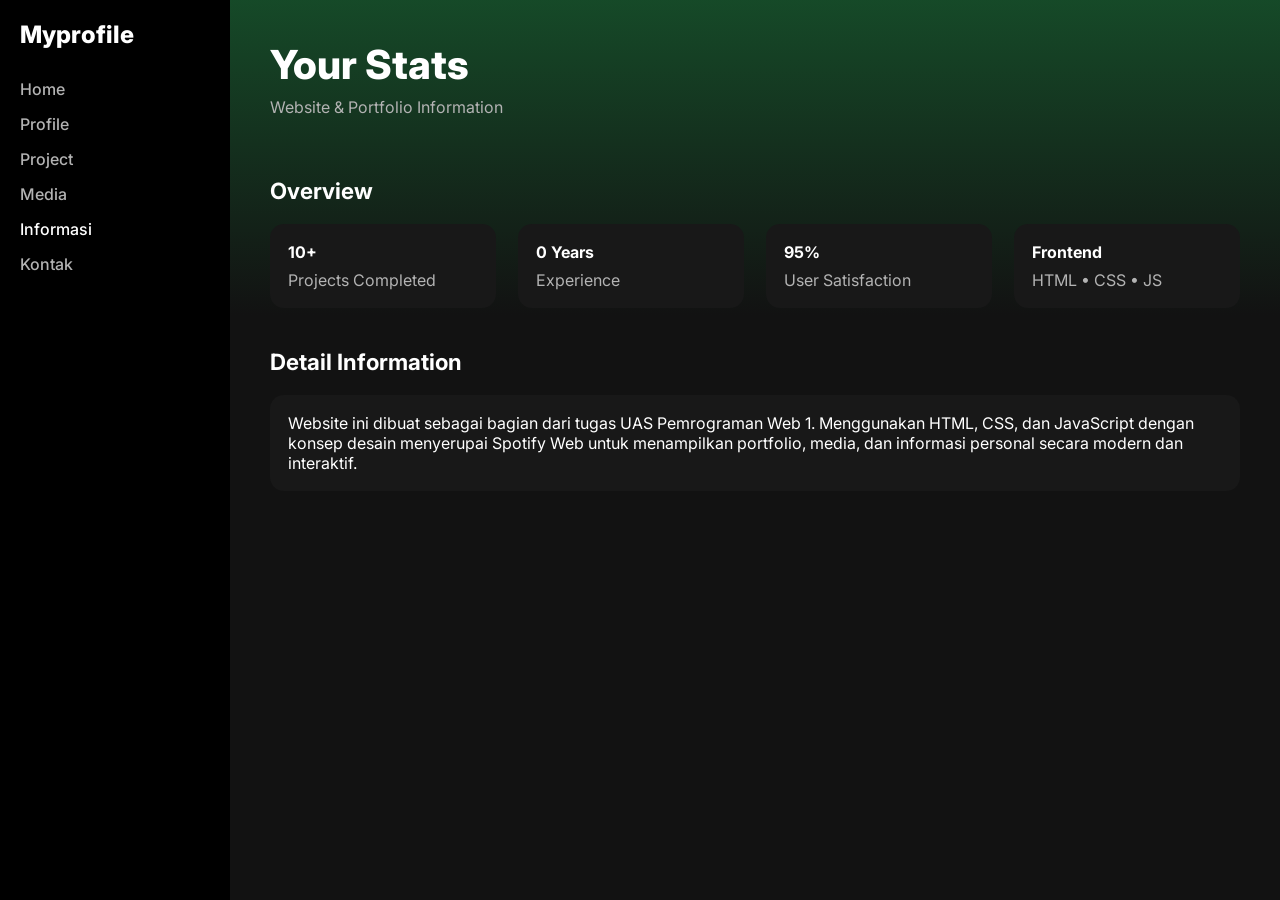
<file: index.html>
<!DOCTYPE html>
<html lang="id">
<head>
<meta charset="UTF-8">
<title>Informasi</title>
<link rel="stylesheet" href="style.css">
</head>
<body>

<div class="app">

  <!-- SIDEBAR -->
  <div class="sidebar">
    <h1>Myprofile</h1>
    <a href="index.html">Home</a>
    <a href="profile.html">Profile</a>
    <a href="project.html">Project</a>
    <a href="media.html">Media</a>
    <a href="informasi.html" class="active">Informasi</a>
    <a href="kontak.html">Kontak</a>
  </div>

  <!-- MAIN CONTENT -->
  <div class="main">

    <!-- HEADER -->
    <div class="header">
      <h2>Your Stats</h2>
      <p class="muted">Website & Portfolio Information</p>
    </div>

    <!-- STATS SECTION -->
    <div class="section">
      <h3>Overview</h3>
      <div class="grid">
        <div class="card">
          <h4>10+</h4>
          <p class="muted">Projects Completed</p>
        </div>
        <div class="card">
          <h4>0 Years</h4>
          <p class="muted">Experience</p>
        </div>
        <div class="card">
          <h4>95%</h4>
          <p class="muted">User Satisfaction</p>
        </div>
        <div class="card">
          <h4>Frontend</h4>
          <p class="muted">HTML • CSS • JS</p>
        </div>
      </div>
    </div>

    <!-- DETAIL SECTION -->
    <div class="section">
      <h3>Detail Information</h3>
      <div class="card">
        <p>
          Website ini dibuat sebagai bagian dari tugas UAS Pemrograman Web 1.
          Menggunakan HTML, CSS, dan JavaScript dengan konsep desain
          menyerupai Spotify Web untuk menampilkan portfolio, media,
          dan informasi personal secara modern dan interaktif.
        </p>
      </div>
    </div>

  </div>
</div>

</body>
</html>
</file>
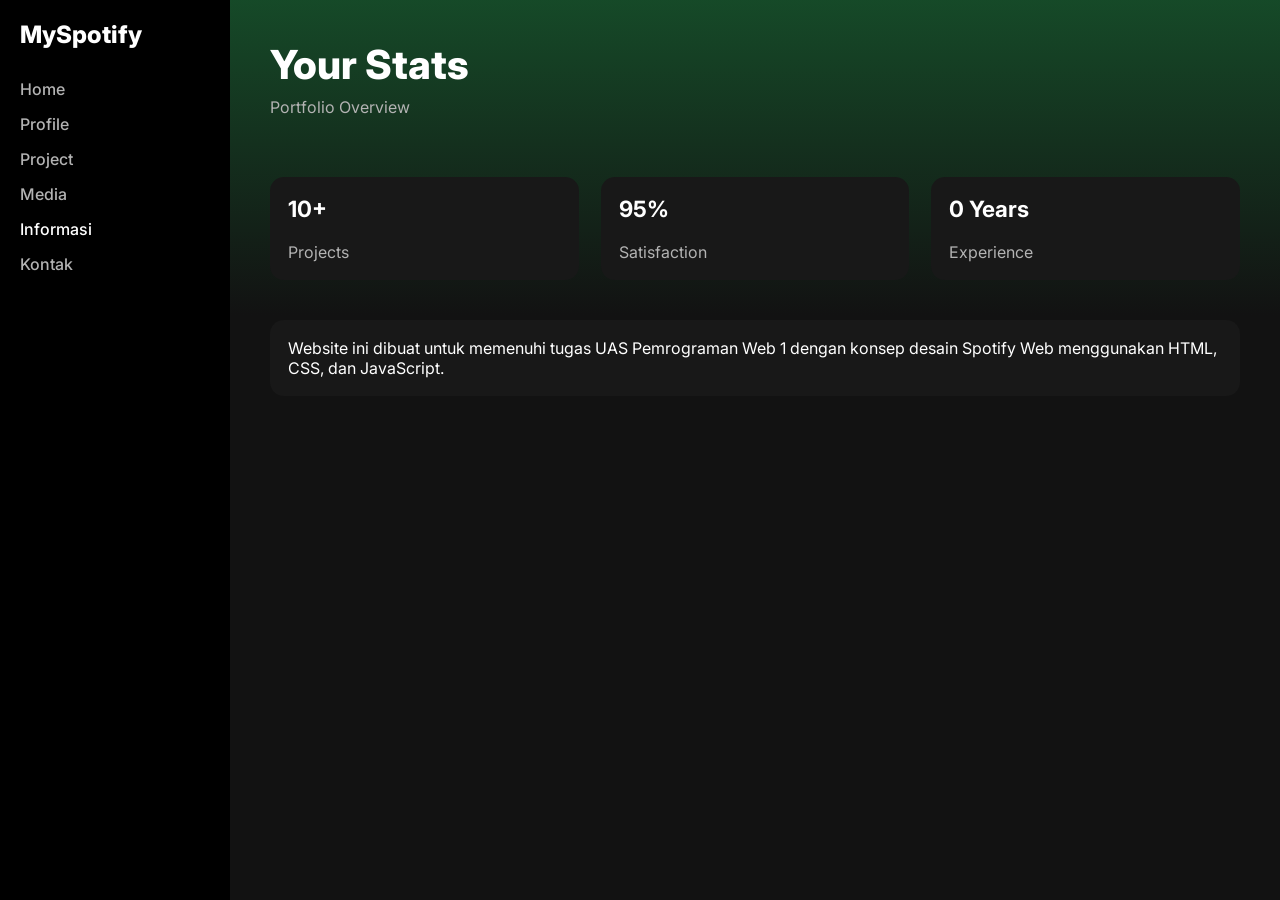
<file: informasi.html>
<!DOCTYPE html>
<html lang="id">
<head>
<meta charset="UTF-8">
<title>Informasi</title>
<link rel="stylesheet" href="style.css">
</head>
<body>

<div class="app">

  <!-- SIDEBAR -->
  <div class="sidebar">
    <h1>MySpotify</h1>
    <a href="index.html">Home</a>
    <a href="profile.html">Profile</a>
    <a href="project.html">Project</a>
    <a href="media.html">Media</a>
    <a href="informasi.html" class="active">Informasi</a>
    <a href="kontak.html">Kontak</a>
  </div>

  <!-- MAIN -->
  <div class="main">

    <!-- HEADER -->
    <div class="header">
      <h2>Your Stats</h2>
      <p class="muted">Portfolio Overview</p>
    </div>

    <!-- STATS -->
    <div class="section">
      <div class="grid">
        <div class="card">
          <h3>10+</h3>
          <p class="muted">Projects</p>
        </div>
        <div class="card">
          <h3>95%</h3>
          <p class="muted">Satisfaction</p>
        </div>
        <div class="card">
          <h3>0 Years</h3>
          <p class="muted">Experience</p>
        </div>
      </div>
    </div>

    <!-- DESKRIPSI -->
    <div class="section">
      <div class="card">
        <p>
          Website ini dibuat untuk memenuhi tugas UAS Pemrograman Web 1
          dengan konsep desain Spotify Web menggunakan HTML, CSS, dan JavaScript.
        </p>
      </div>
    </div>

  </div>
</div>

</body>
</html>
</file>
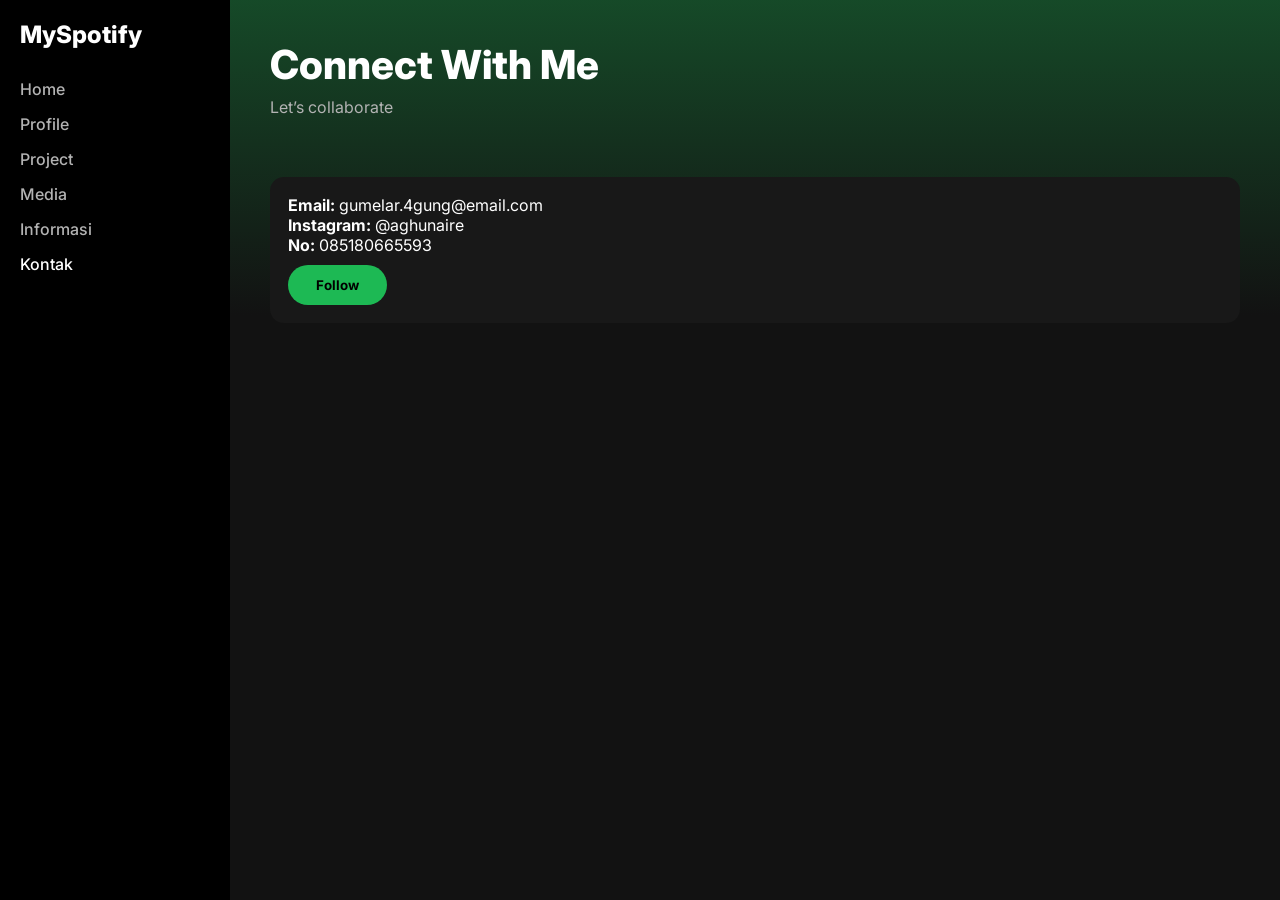
<file: kontak.html>
<!DOCTYPE html>
<html lang="id">
<head>
<meta charset="UTF-8">
<title>Kontak</title>
<link rel="stylesheet" href="style.css">
</head>
<body>

<div class="app">

  <!-- SIDEBAR -->
  <div class="sidebar">
    <h1>MySpotify</h1>
    <a href="index.html">Home</a>
    <a href="profile.html">Profile</a>
    <a href="project.html">Project</a>
    <a href="media.html">Media</a>
    <a href="informasi.html">Informasi</a>
    <a href="kontak.html" class="active">Kontak</a>
  </div>

  <!-- MAIN -->
  <div class="main">

    <!-- HEADER -->
    <div class="header">
      <h2>Connect With Me</h2>
      <p class="muted">Let’s collaborate</p>
    </div>

    <!-- CONTENT -->
    <div class="section">
      <div class="card">
        <p><strong>Email:</strong> gumelar.4gung@email.com</p>
        <p><strong>Instagram:</strong> @aghunaire</p>
        <p><strong>No:</strong> 085180665593</p>
        <button class="btn">Follow</button>
      </div>
    </div>

  </div>
</div>

</body>
</html>
</file>
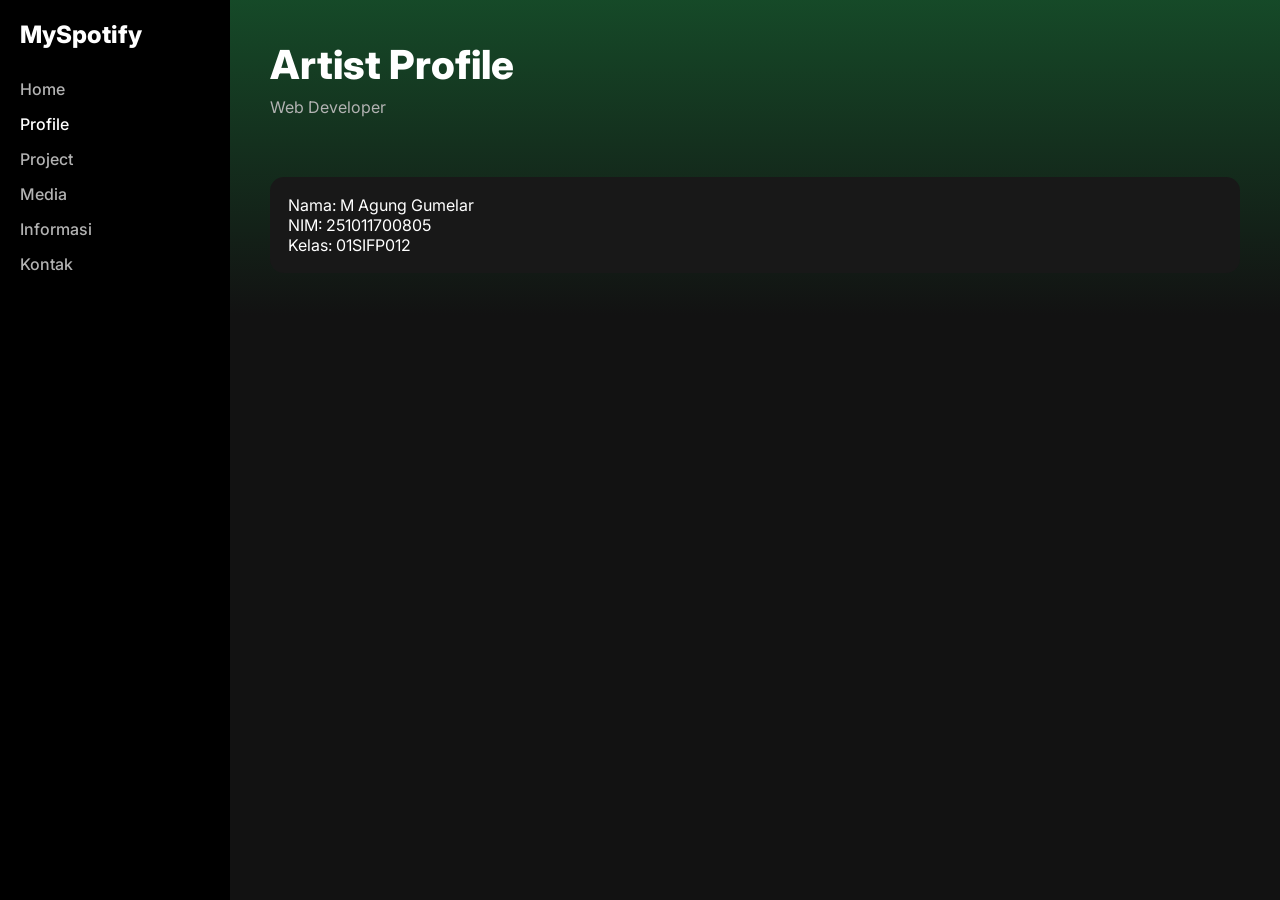
<file: profile.html>
<!DOCTYPE html>
<html lang="id">
<head>
<meta charset="UTF-8">
<title>Profile</title>
<link rel="stylesheet" href="style.css">
</head>
<body>

<div class="app">
<div class="sidebar">
  <h1>MySpotify</h1>
  <a href="index.html">Home</a>
  <a href="profile.html" class="active">Profile</a>
  <a href="project.html">Project</a>
  <a href="media.html">Media</a>
  <a href="informasi.html">Informasi</a>
  <a href="kontak.html">Kontak</a>
</div>

<div class="main">
  <div class="header">
    <h2>Artist Profile</h2>
    <p class="muted">Web Developer</p>
  </div>

  <div class="section">
    <div class="card">
      <p>Nama: M Agung Gumelar</p>
      <p>NIM: 251011700805</p>
      <p>Kelas: 01SIFP012</p>
    </div>
  </div>
</div>
</div>

</body>
</html>
</file>
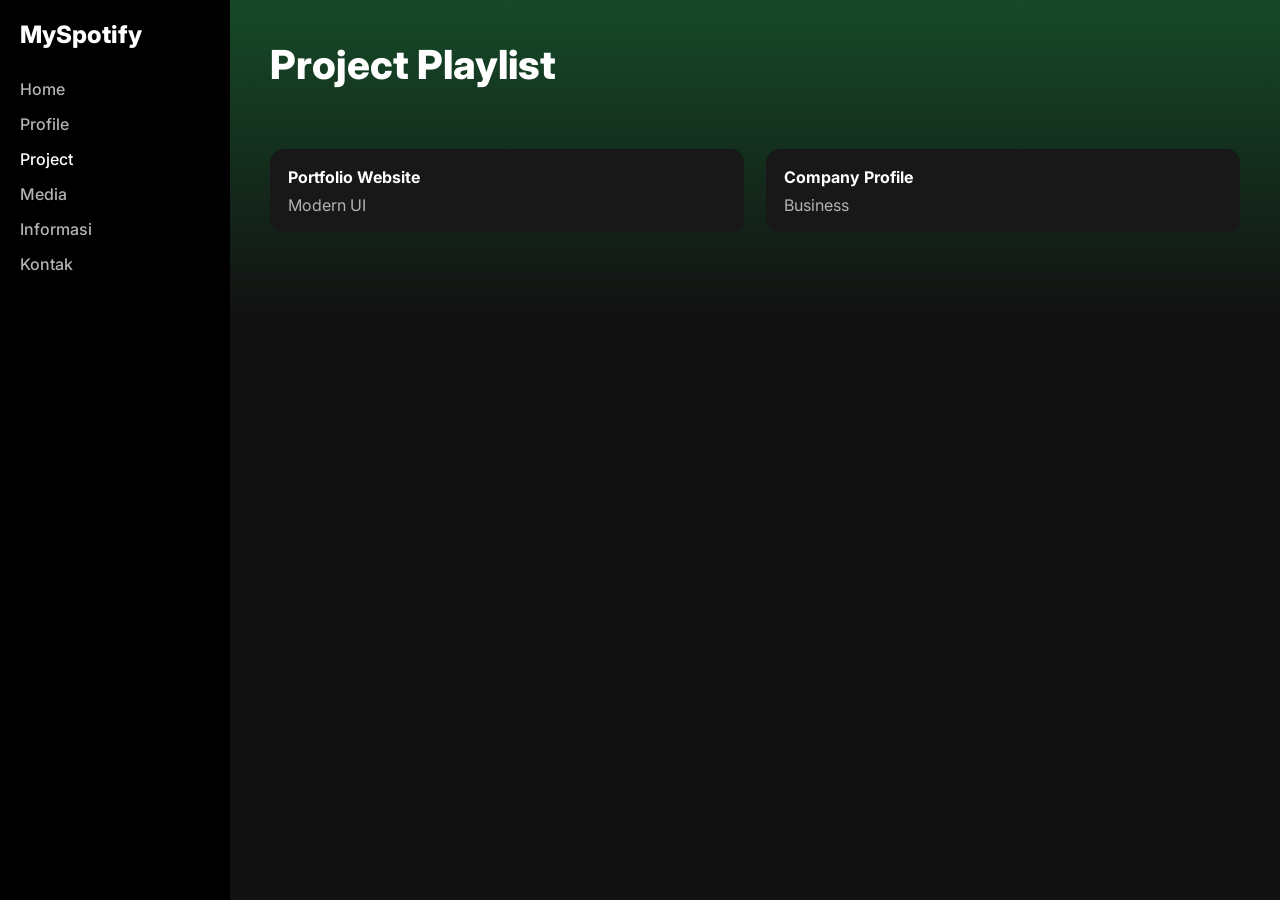
<file: project.html>
<!DOCTYPE html>
<html lang="id">
<head>
<meta charset="UTF-8">
<title>Project</title>
<link rel="stylesheet" href="style.css">
</head>
<body>

<div class="app">
<div class="sidebar">
  <h1>MySpotify</h1>
  <a href="index.html">Home</a>
  <a href="profile.html">Profile</a>
  <a href="project.html" class="active">Project</a>
  <a href="media.html">Media</a>
  <a href="informasi.html">Informasi</a>
  <a href="kontak.html">Kontak</a>
</div>

<div class="main">
  <div class="header">
    <h2>Project Playlist</h2>
  </div>

  <div class="section">
    <div class="grid">
      <div class="card"><h4>Portfolio Website</h4><p class="muted">Modern UI</p></div>
      <div class="card"><h4>Company Profile</h4><p class="muted">Business</p></div>
    </div>
  </div>
</div>
</div>

</body>
</html>
</file>
<file: style.css>
@import url('https://fonts.googleapis.com/css2?family=Inter:wght@400;500;700;800&display=swap');

* {
  margin: 0;
  padding: 0;
  box-sizing: border-box;
  font-family: 'Inter', sans-serif;
}

body {
  background: #121212;
  color: #fff;
}

/* ================= LAYOUT ================= */
.app {
  display: flex;
  min-height: 100vh;
}

/* ================= SIDEBAR ================= */
.sidebar {
  width: 230px;
  background: #000;
  padding: 20px;
}

.sidebar h1 {
  font-size: 1.5rem;
  font-weight: 800;
  margin-bottom: 30px;
}

.sidebar a {
  display: block;
  color: #b3b3b3;
  text-decoration: none;
  margin-bottom: 15px;
  font-weight: 500;
}

.sidebar a.active,
.sidebar a:hover {
  color: #fff;
}

/* ================= MAIN ================= */
.main {
  flex: 1;
  background: linear-gradient(180deg, #1db95455, #121212 35%);
}

/* ================= HEADER ================= */
.header {
  padding: 40px;
}

.header h2 {
  font-size: 2.5rem;
  font-weight: 800;
}

.muted {
  color: #b3b3b3;
  margin-top: 8px;
}

/* ================= SECTION ================= */
.section {
  padding: 20px 40px;
}

.section h3 {
  font-size: 1.4rem;
  margin-bottom: 20px;
}

/* ================= GRID ================= */
.grid {
  display: grid;
  grid-template-columns: repeat(auto-fit, minmax(180px, 1fr));
  gap: 22px;
}

/* ================= CARD ================= */
.card {
  background: #181818;
  padding: 18px;
  border-radius: 14px;
  transition: 0.3s;
}

.card:hover {
  background: #282828;
  transform: translateY(-6px);
}

.card img {
  width: 100%;
  border-radius: 10px;
  margin-bottom: 12px;
}

/* ================= BUTTON ================= */
.btn {
  background: #1db954;
  color: #000;
  padding: 12px 28px;
  border-radius: 30px;
  border: none;
  font-weight: 700;
  cursor: pointer;
  margin-top: 10px;
}

.btn:hover {
  transform: scale(1.05);
}

/* ================= MEDIA ================= */
audio, video, iframe {
  width: 100%;
  margin-top: 10px;
  border-radius: 10px;
}

/* ================= WRAPPED ================= */
.rank {
  font-size: 2rem;
  font-weight: 800;
  color: #1db954;
}
</file>
